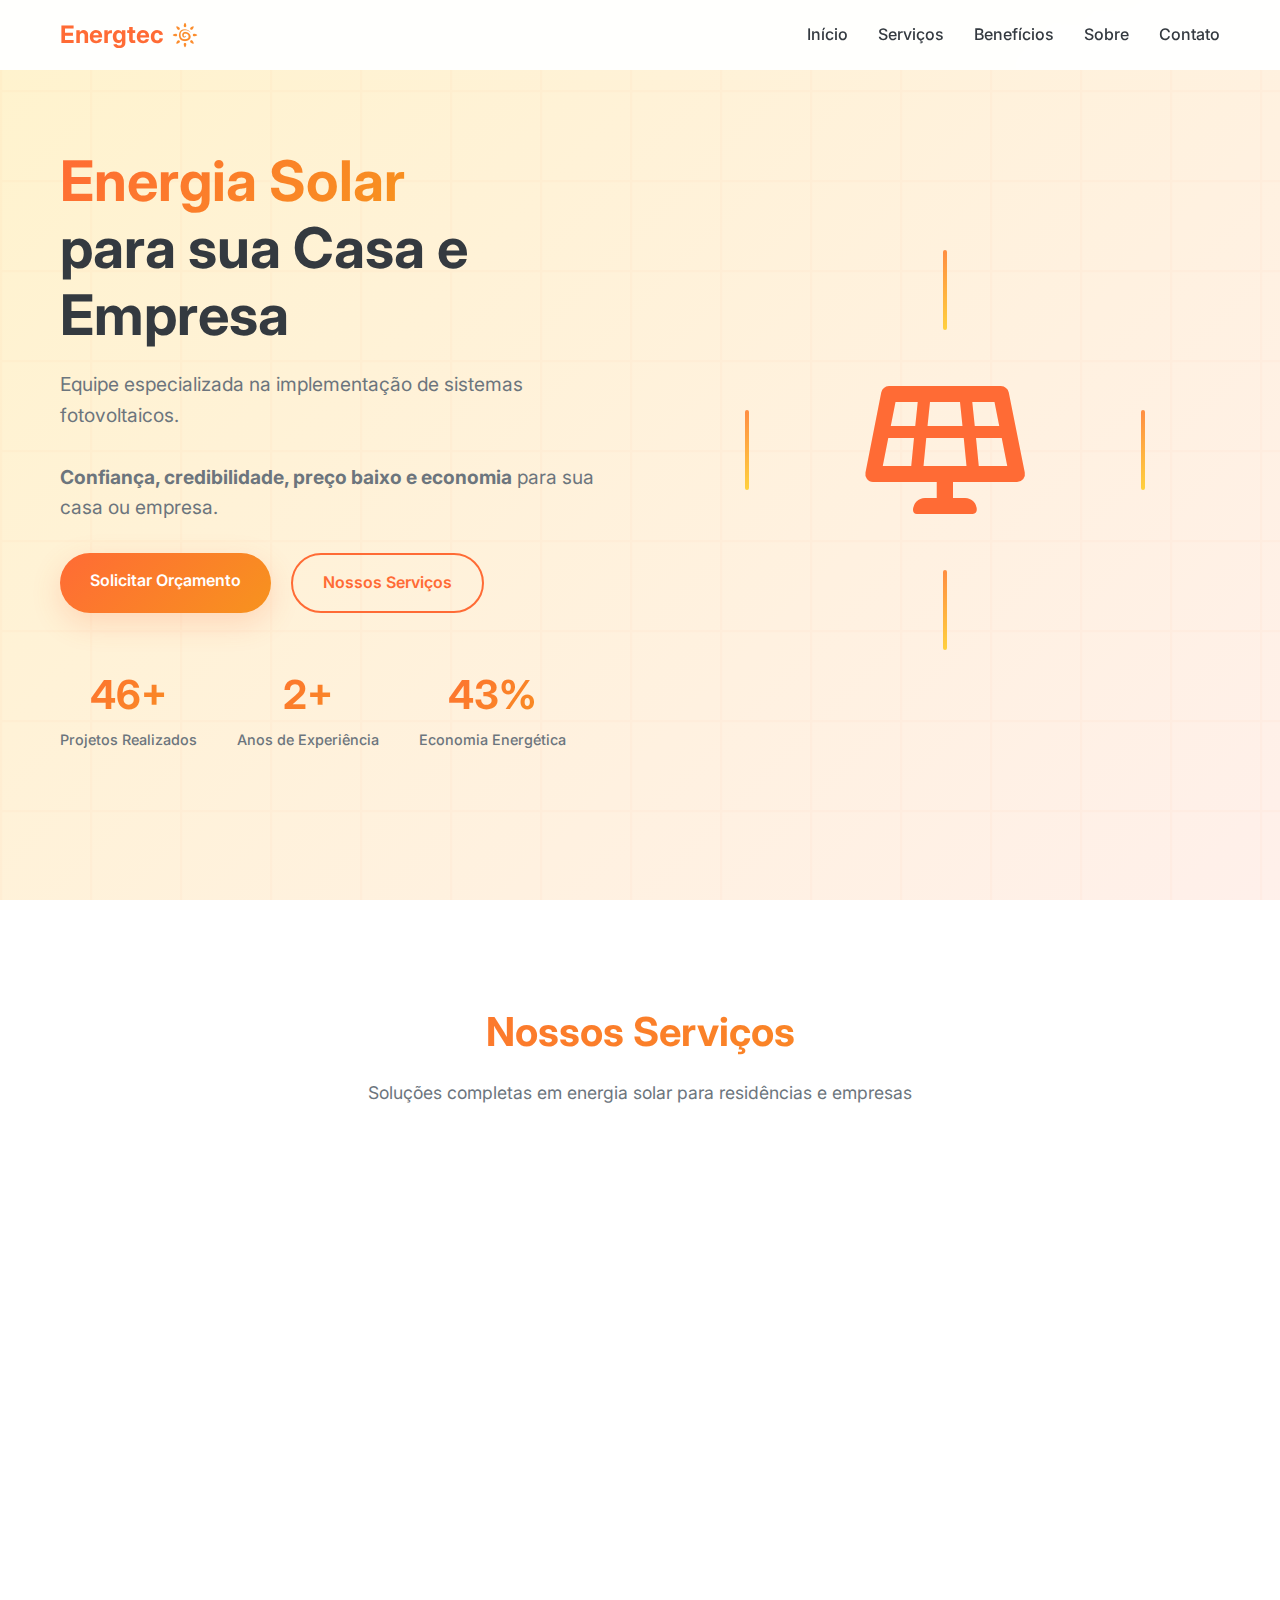
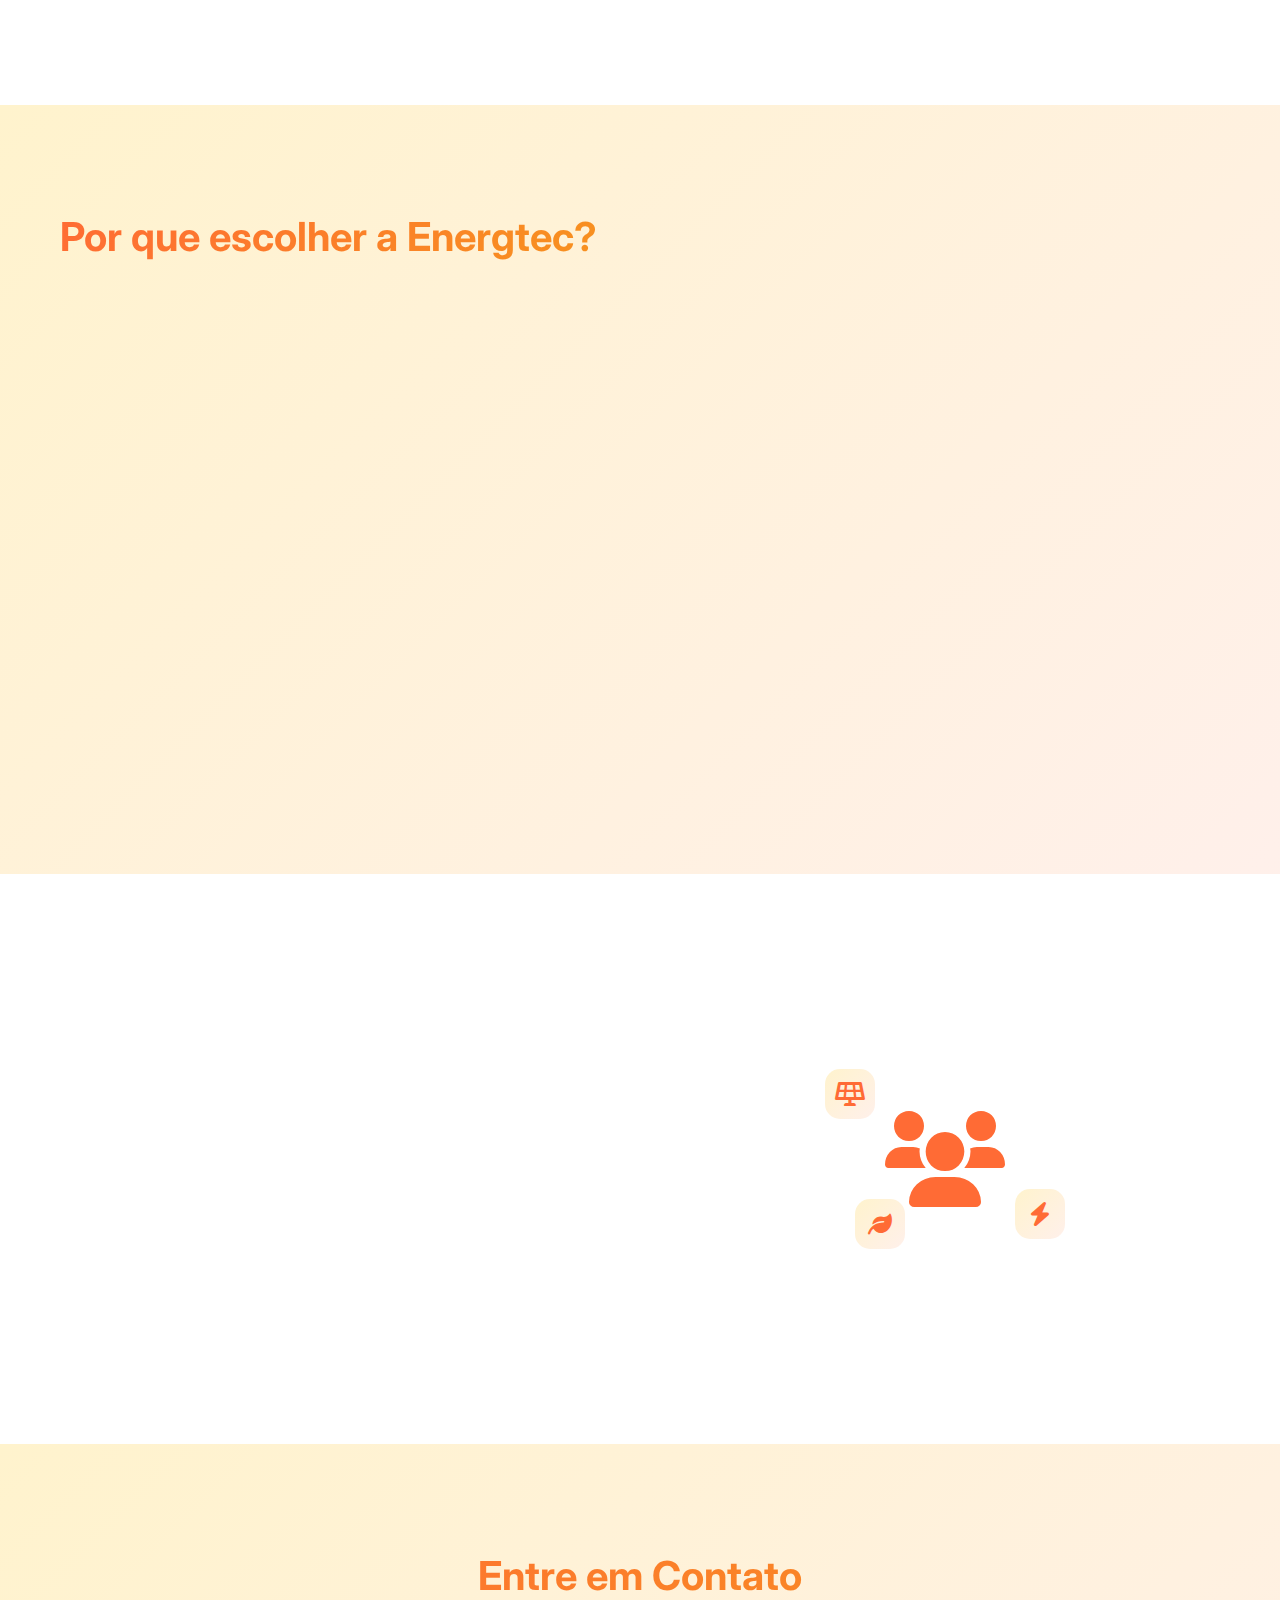
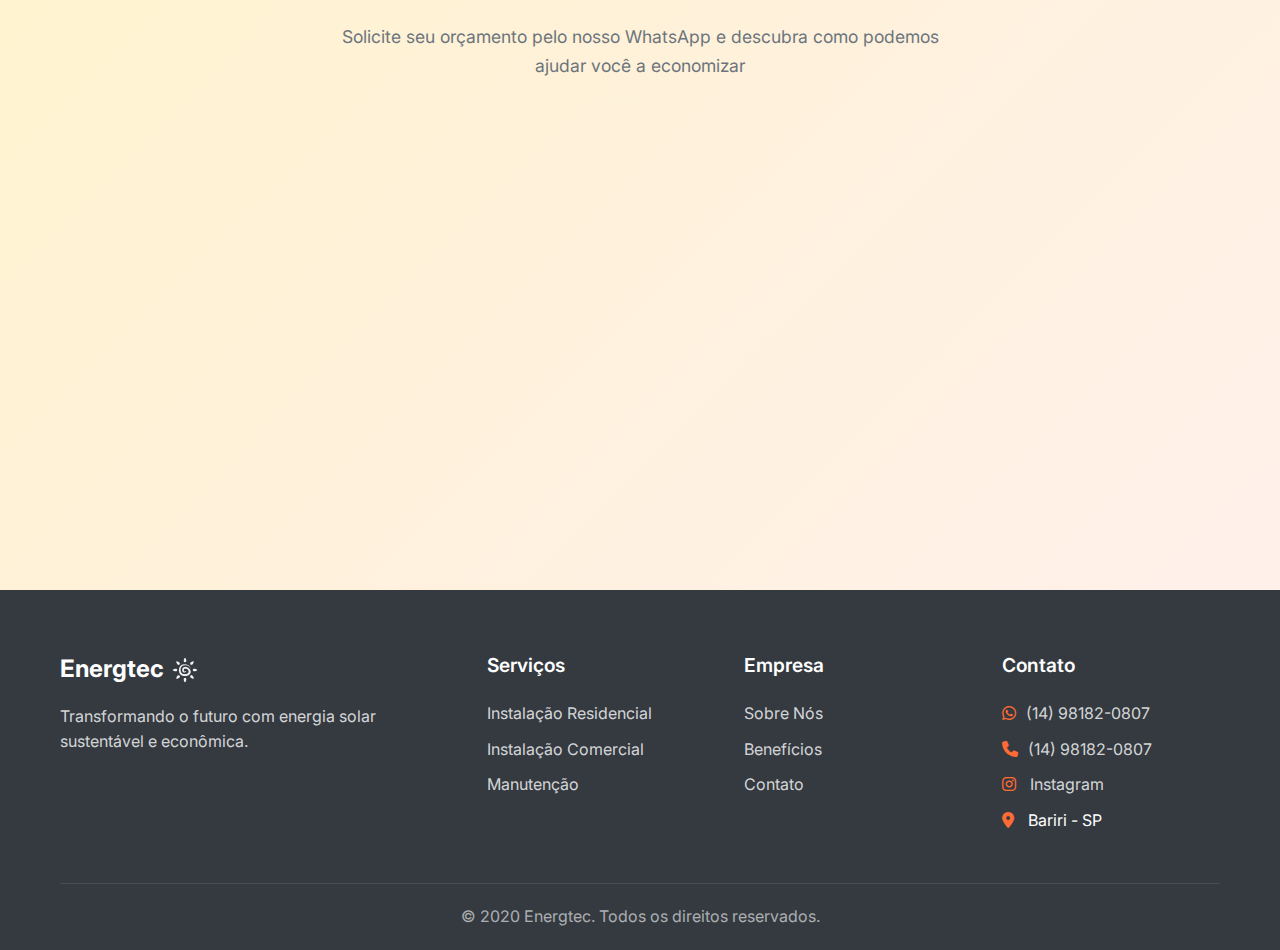
<file: index.html>
<!DOCTYPE html>
<html lang="pt-BR">
<head>
    <meta charset="UTF-8">
    <meta name="viewport" content="width=device-width, initial-scale=1.0">
    <meta name="robots" content="index, follow">
    <meta name="google-site-verification" content="kBDrjCjRon40MGALK6o5aqJkd6vexA9vcGWaVBz1RKU" />
    <meta name="description" content="Energtec: soluções em energia solar para residências e empresas. Economize na conta de luz com nossos painéis solares de alta eficiência.">

    <meta property="og:title" content="Energtec">
    <meta property="og:description" content="Com mais de 5 anos de experiência no mercado de energia solar, a Energtec é referência em instalação de sistemas fotovoltaicos.">
    <meta property="og:image" content="https://energtec.vercel.app/assets/icons/android-chrome-512x512.png">
    <meta property="og:url" content="https://energtec.vercel.app">
    <meta property="og:type" content="website">

    <title>Energtec - Energia Solar</title>

    <link rel="icon" type="image/x-icon" href="assets/favicon.ico">
    
    <link href="https://fonts.googleapis.com/css2?family=Inter:wght@300;400;500;600;700&display=swap" rel="stylesheet">
    <link rel="stylesheet" href="https://cdnjs.cloudflare.com/ajax/libs/font-awesome/6.0.0/css/all.min.css">

    <link rel="stylesheet" href="/src/css/core.css">
    <link rel="stylesheet" href="/src/css/header.css">
    <link rel="stylesheet" href="/src/css/hero.css">
    <link rel="stylesheet" href="/src/css/services.css">
    <link rel="stylesheet" href="/src/css/benefits.css">
    <link rel="stylesheet" href="/src/css/chart.css">
    <link rel="stylesheet" href="/src/css/about.css">
    <link rel="stylesheet" href="/src/css/team.css">
    <link rel="stylesheet" href="/src/css/contact.css">
    <link rel="stylesheet" href="/src/css/footer.css">
    <link rel="stylesheet" href="/src/css/responsive.css">

    <script type="application/ld+json">
        {
          "@context": "https://schema.org",
          "@type": "Organization",
          "name": "Energtec",
          "url": "https://energtec.vercel.app",
          "logo": "https://energtec.vercel.app/assets/icons/favicon-32x32"
        }
    </script>
</head> 
<body>
    <!-- Header -->
    <header class="header">
        <nav class="nav">
            <div class="nav-container">
                <div class="logo"> 
                    <!-- <i class="fas fa-solar-panel"></i> -->
                    <a href="#home" style="text-decoration: none; color: inherit">
                        <span style="display: flex; align-items: center; gap: 5px;">
                            Energtec
                            <img src="assets/icons/favicon-32x32.png" alt="Energtec Logo">
                        </span>
                    </a>
                </div>

                <ul class="nav-menu">
                    <li><a href="#home">Início</a></li>
                    <li><a href="#services">Serviços</a></li>
                    <li><a href="#benefits">Benefícios</a></li>
                    <li><a href="#about">Sobre</a></li>
                    <li><a href="#contact">Contato</a></li>
                </ul>

                <div class="hamburger">
                    <span></span>
                    <span></span>
                    <span></span>
                </div>
            </div>
        </nav>
    </header>

    <!-- Hero Section -->
    <section id="home" class="hero">
        <div class="hero-container">
            <div class="hero-content">
                <h1 class="hero-title">
                    <span class="gradient-text">Energia Solar</span><br>
                    para sua Casa e Empresa
                </h1>

                <p class="hero-subtitle">
                    Equipe especializada na implementação de sistemas fotovoltaicos.<br><br>
                    <strong>Confiança, credibilidade, preço baixo e economia</strong> para sua casa ou empresa.
                </p>

                <div class="hero-buttons">
                    <a href="#contact" class="btn btn-primary">Solicitar Orçamento</a>
                    <a href="#services" class="btn btn-secondary">Nossos Serviços</a>
                </div>

                <div class="hero-stats">
                    <div class="stat">
                        <span class="stat-number">100+</span>
                        <span class="stat-label">Projetos Realizados</span>
                    </div>
                    <div class="stat">
                        <span class="stat-number">5+</span>
                        <span class="stat-label">Anos de Experiência</span>
                    </div>
                    <div class="stat">
                        <span class="stat-number">95%</span>
                        <span class="stat-label">Economia Energética</span>
                    </div>
                </div>
            </div>

            <div class="hero-image">
                <div class="solar-panel-illustration">
                    <i class="fas fa-solar-panel panel-icon"></i>
                    <!-- <img class="fas fa-solar-panel panel-icon" src="assets/icons/android-chrome-192x192.png">  -->
                    <div class="sun-rays">
                        <div class="ray ray-1"></div>
                        <div class="ray ray-2"></div>
                        <div class="ray ray-3"></div>
                        <div class="ray ray-4"></div>
                    </div>
                </div>
            </div>
        </div>
    </section>

    <!-- Services Section -->
    <section id="services" class="services">
        <div class="container">
            <div class="section-header">
                <h2 class="section-title">Nossos Serviços</h2>
                <p class="section-subtitle">Soluções completas em energia solar para residências e empresas</p>
            </div>

            <div class="services-grid">
                <div class="service-card">
                    <div class="service-icon">
                        <i class="fas fa-home"></i>
                    </div>
                    <h3>Instalação Residencial</h3>
                    <p>Sistemas fotovoltaicos personalizados para sua casa, garantindo economia na conta de luz e valorização do imóvel.</p>
                    <ul class="service-features">
                        <li><i class="fas fa-check"></i> Projeto personalizado</li>
                        <li><i class="fas fa-check"></i> Instalação profissional</li>
                        <li><i class="fas fa-check"></i> Garantia estendida</li>
                    </ul>
                </div>

                <div class="service-card">
                    <div class="service-icon">
                        <i class="fas fa-building"></i>
                    </div>
                    <h3>Instalação Comercial</h3>
                    <p>Soluções empresariais que reduzem custos operacionais e demonstram compromisso com sustentabilidade.</p>
                    <ul class="service-features">
                        <li><i class="fas fa-check"></i> Análise de viabilidade</li>
                        <li><i class="fas fa-check"></i> ROI otimizado</li>
                        <li><i class="fas fa-check"></i> Suporte técnico</li>
                    </ul>
                </div>

                <div class="service-card">
                    <div class="service-icon">
                        <i class="fas fa-tools"></i>
                    </div>
                    <h3>Manutenção</h3>
                    <p>Serviços de manutenção preventiva e corretiva para garantir máxima eficiência do seu sistema solar.</p>
                    <ul class="service-features">
                        <li><i class="fas fa-check"></i> Limpeza especializada</li>
                        <li><i class="fas fa-check"></i> Monitoramento 24/7</li>
                        <li><i class="fas fa-check"></i> Reparos rápidos</li>
                    </ul>
                </div>
            </div>
        </div>
    </section>

    <!-- Benefits Section -->
    <section id="benefits" class="benefits">
        <div class="container">
            <div class="benefits-content">
                <div class="benefits-text">
                    <h2 class="section-title">Por que escolher a Energtec?</h2>
                    <div class="benefit-item">
                        <div class="benefit-icon">
                            <i class="fas fa-dollar-sign"></i>
                        </div>
                        <div class="benefit-content">
                            <h3>Economia Garantida</h3>
                            <p>Reduza sua conta de luz em até 95% e tenha retorno do investimento em poucos anos.</p>
                        </div>
                    </div>

                    <div class="benefit-item">
                        <div class="benefit-icon">
                            <i class="fas fa-leaf"></i>
                        </div>
                        <div class="benefit-content">
                            <h3>Sustentabilidade</h3>
                            <p>Contribua para um futuro mais limpo utilizando energia 100% renovável e sustentável.</p>
                        </div>
                    </div>

                    <div class="benefit-item">
                        <div class="benefit-icon">
                            <i class="fas fa-shield-alt"></i>
                        </div>
                        <div class="benefit-content">
                            <h3>Garantia Estendida</h3>
                            <p>Nossos equipamentos possuem garantia de até 25 anos, garantindo tranquilidade total.</p>
                        </div>
                    </div>

                    <div class="benefit-item">
                        <div class="benefit-icon">
                            <i class="fas fa-chart-line"></i>
                        </div>
                        <div class="benefit-content">
                            <h3>Valorização do Imóvel</h3>
                            <p>Imóveis com energia solar têm valor de mercado até 15% maior que propriedades convencionais.</p>
                        </div>
                    </div>
                </div>

                <div class="benefits-visual">
                    <div class="energy-savings-chart">
                        <div class="chart-title">Economia Mensal</div>
                        <div class="chart-bars">
                            <div class="bar-container">
                                <div class="bar-label">Antes</div>
                                <div class="bar bar-before"></div>
                                <div class="bar-value">R$ 500</div>
                            </div>

                            <div class="bar-container">
                                <div class="bar-label">Depois</div>
                                <div class="bar bar-after"></div>
                                <div class="bar-value">R$ 25</div>
                            </div>
                        </div>

                        <div class="savings-percentage">95% de economia</div>
                    </div>
                </div>
            </div>
        </div>
    </section>

    <!-- About Section -->
    <section id="about" class="about">
        <div class="container">
            <div class="about-content">
                <div class="about-text">
                    <h2 class="section-title">Sobre a Energtec</h2>
                    <p class="about-description">
                        Com mais de 5 anos de experiência no mercado de energia solar, a Energtec é referência
                        em instalação de sistemas fotovoltaicos. Nossa equipe técnica especializada já realizou mais
                        de 100 projetos, sempre priorizando a qualidade, confiabilidade e satisfação dos nossos clientes.
                    </p>

                    <div class="about-features">
                        <div class="feature">
                            <i class="fas fa-award"></i>
                            <span>Certificação ANEEL</span>
                        </div>

                        <div class="feature">
                            <i class="fas fa-users"></i>
                            <span>Equipe Especializada</span>
                        </div>

                        <div class="feature">
                            <i class="fas fa-handshake"></i>
                            <span>Atendimento Personalizado</span>
                        </div>
                    </div>
                </div>

                <div class="about-image">
                    <div class="team-illustration">
                        <i class="fas fa-users team-icon"></i>
                        <div class="floating-elements">
                            <div class="element element-1"><i class="fas fa-solar-panel"></i></div>
                            <div class="element element-2"><i class="fas fa-bolt"></i></div>
                            <div class="element element-3"><i class="fas fa-leaf"></i></div>
                        </div>
                    </div>
                </div>
            </div>
        </div>
    </section>
 
    <!-- Contact Section -->
    <section id="contact" class="contact">
        <div class="container">
            <div class="section-header">
                <h2 class="section-title">Entre em Contato</h2>
                <p class="section-subtitle">Solicite seu orçamento pelo nosso WhatsApp e descubra como podemos ajudar você a economizar</p>
            </div>

            <div class="contact-content">
                <div class="contact-grid">
                    <div class="contact-item whatsapp-item">
                        <div class="contact-icon whatsapp-icon">
                            <i class="fab fa-whatsapp"></i>
                        </div>
                        <div class="contact-details">
                            <h3>WhatsApp</h3>
                            <p>(14) 98182-0807</p>
                            <a href="https://wa.me/5514981820807" target="_blank" class="btn btn-whatsapp">
                                <i class="fab fa-whatsapp"></i>
                                WhatsApp
                            </a>
                        </div>
                    </div>

                    <div class="contact-item">
                        <div class="contact-icon instagram-icon">
                            <i class="fab fa-instagram"></i>
                        </div>
                        <div class="contact-details">
                            <h3>Instagram</h3>
                            <p>@energtecsolarbariri</p>
                            <a href="https://www.instagram.com/energtecsolarbariri/" target="_blank" class="btn btn-instagram">
                                <i class="fab fa-instagram"></i>
                                Instagram
                            </a>
                        </div>
                    </div>

                    <div class="contact-item">
                        <div class="contact-icon">
                            <i class="fas fa-phone"></i>
                        </div>
                        <div class="contact-details">
                            <h3>Telefone</h3>
                            <p>(14) 98182-0807</p>
                            <a href="tel:+5514981820807" class="btn btn-secondary">
                                <i class="fas fa-phone"></i>
                                Ligar Agora
                            </a>
                        </div>
                    </div>

                    <div class="contact-item">
                        <div class="contact-icon">
                            <i class="fas fa-clock"></i>
                        </div>
                        <div class="contact-details">
                            <h3>Resposta Rápida</h3>
                            <p>Atendimento prioritário</p>
                            <span class="service-hours">Resposta em até 2h</span>
                        </div>
                    </div>
                </div>
            </div>
        </div>
    </section>

    <!-- Footer -->
    <footer class="footer">
        <div class="container">
            <div class="footer-content">
                <div class="footer-brand">
                    <div class="logo">
                        <a href="#home" style="text-decoration: none; color: inherit">
                            <span style="display: flex; align-items: center; gap: 5px;">
                                Energtec
                                <img src="assets/icons/favicon-32x32-white.png">
                            </span>
                        </a>
                    </div>
                    <p>Transformando o futuro com energia solar sustentável e econômica.</p>
                </div>

                <div class="footer-links">
                    <div class="footer-section">
                        <h3>Serviços</h3>
                        <ul>
                            <li><a href="#services">Instalação Residencial</a></li>
                            <li><a href="#services">Instalação Comercial</a></li>
                            <li><a href="#services">Manutenção</a></li>
                        </ul>
                    </div>

                    <div class="footer-section">
                        <h3>Empresa</h3>
                        <ul>
                            <li><a href="#about">Sobre Nós</a></li>
                            <li><a href="#benefits">Benefícios</a></li>
                            <li><a href="#contact">Contato</a></li>
                        </ul>
                    </div>

                    <div class="footer-section">
                        <h3>Contato</h3>
                        <ul>
                            <li>
                                <a href="https://wa.me/5514981820807" target="_blank" rel="noopener">
                                    <i class="fab fa-whatsapp"></i>(14) 98182-0807
                                </a>
                            </li>

                            <li>
                                <a href="tel:+5514981820807" target="_blank" rel="noopener">
                                    <i class="fas fa-phone"></i>(14) 98182-0807
                                </a>
                            </li>

                            <li>
                                <a href="https://www.instagram.com/energtecsolarbariri/" target="_blank" rel="noopener" style="text-decoration: none;">
                                    <i class="fab fa-instagram"></i> Instagram
                                </a>
                            </li>
                            
                            <li>
                                <i class="fas fa-map-marker-alt"></i> Bariri - SP
                            </li>
                        </ul>
                    </div>
                </div>
            </div>

            <div class="footer-bottom">
                <p>&copy; 2020 Energtec. Todos os direitos reservados.</p>
            </div>
        </div>
    </footer>

    <script type="module" src="/src/js/main.js"></script>
</body>
</html>
</file>
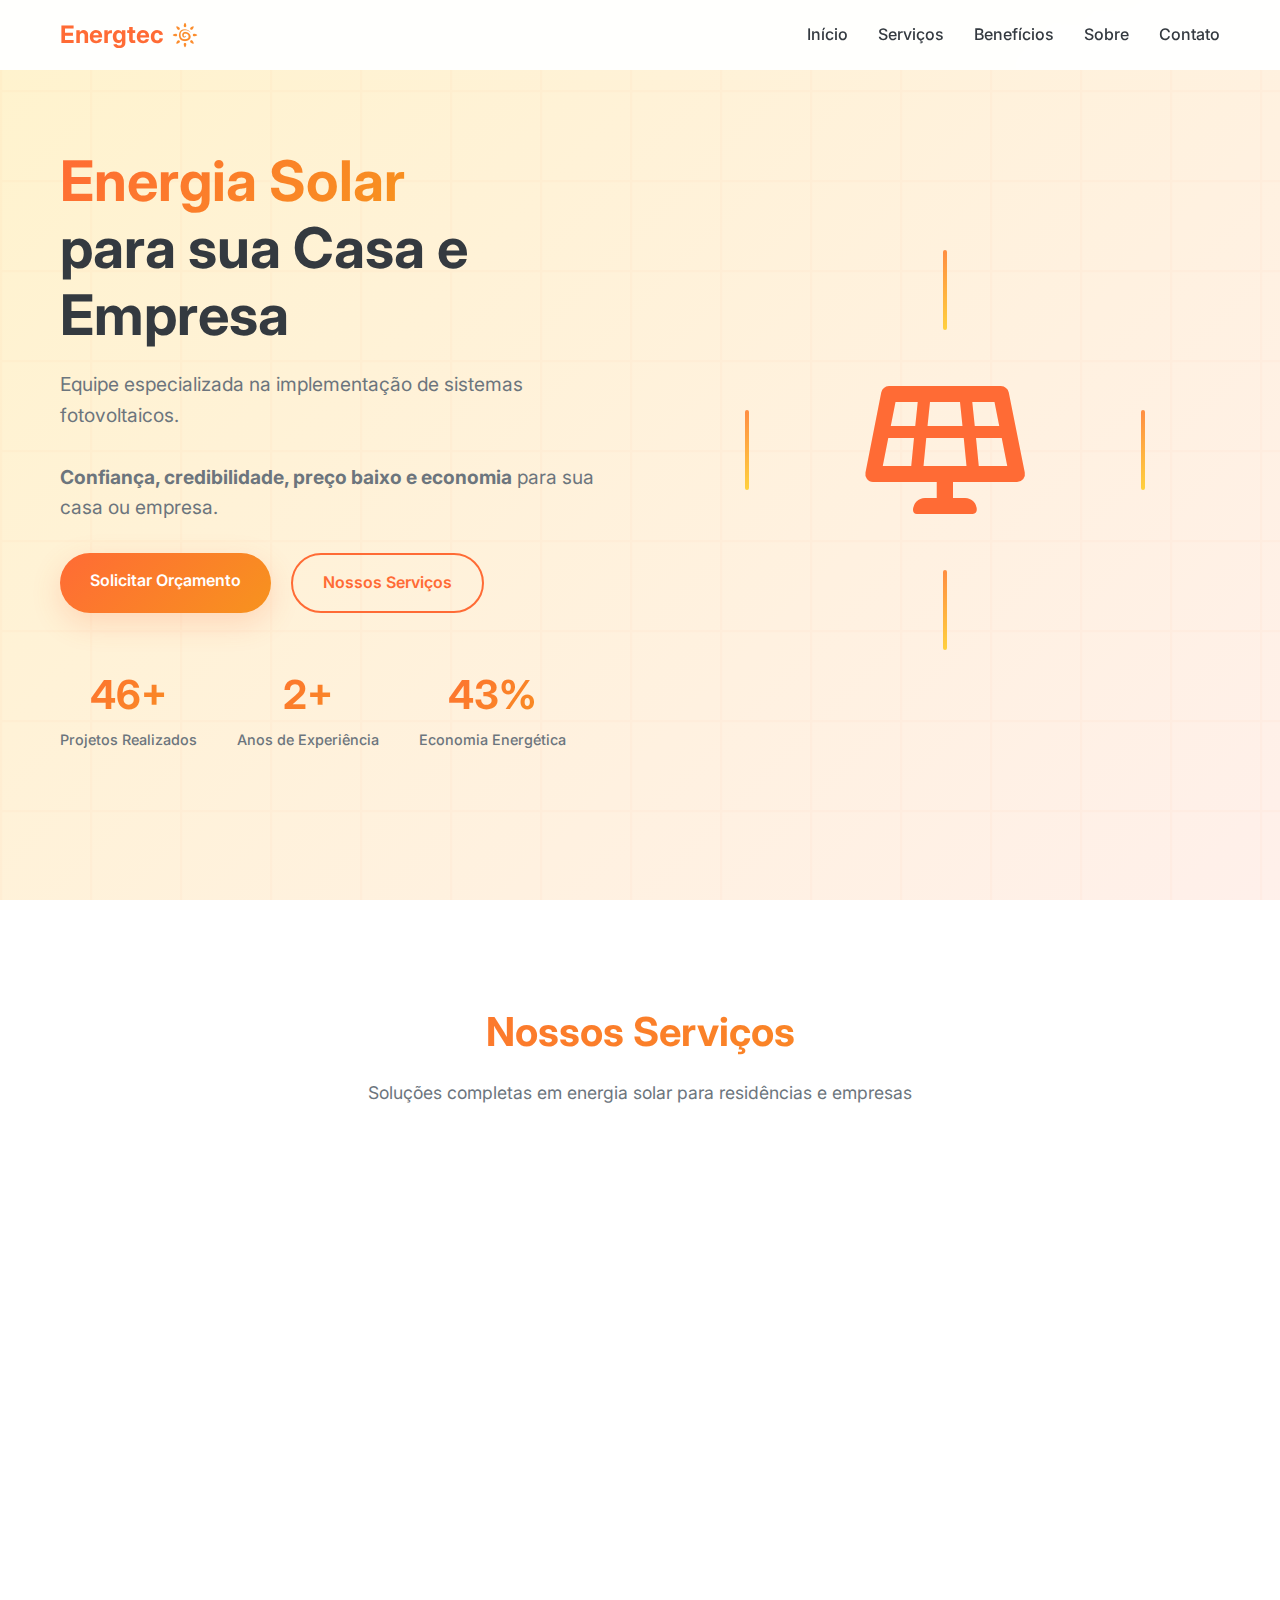
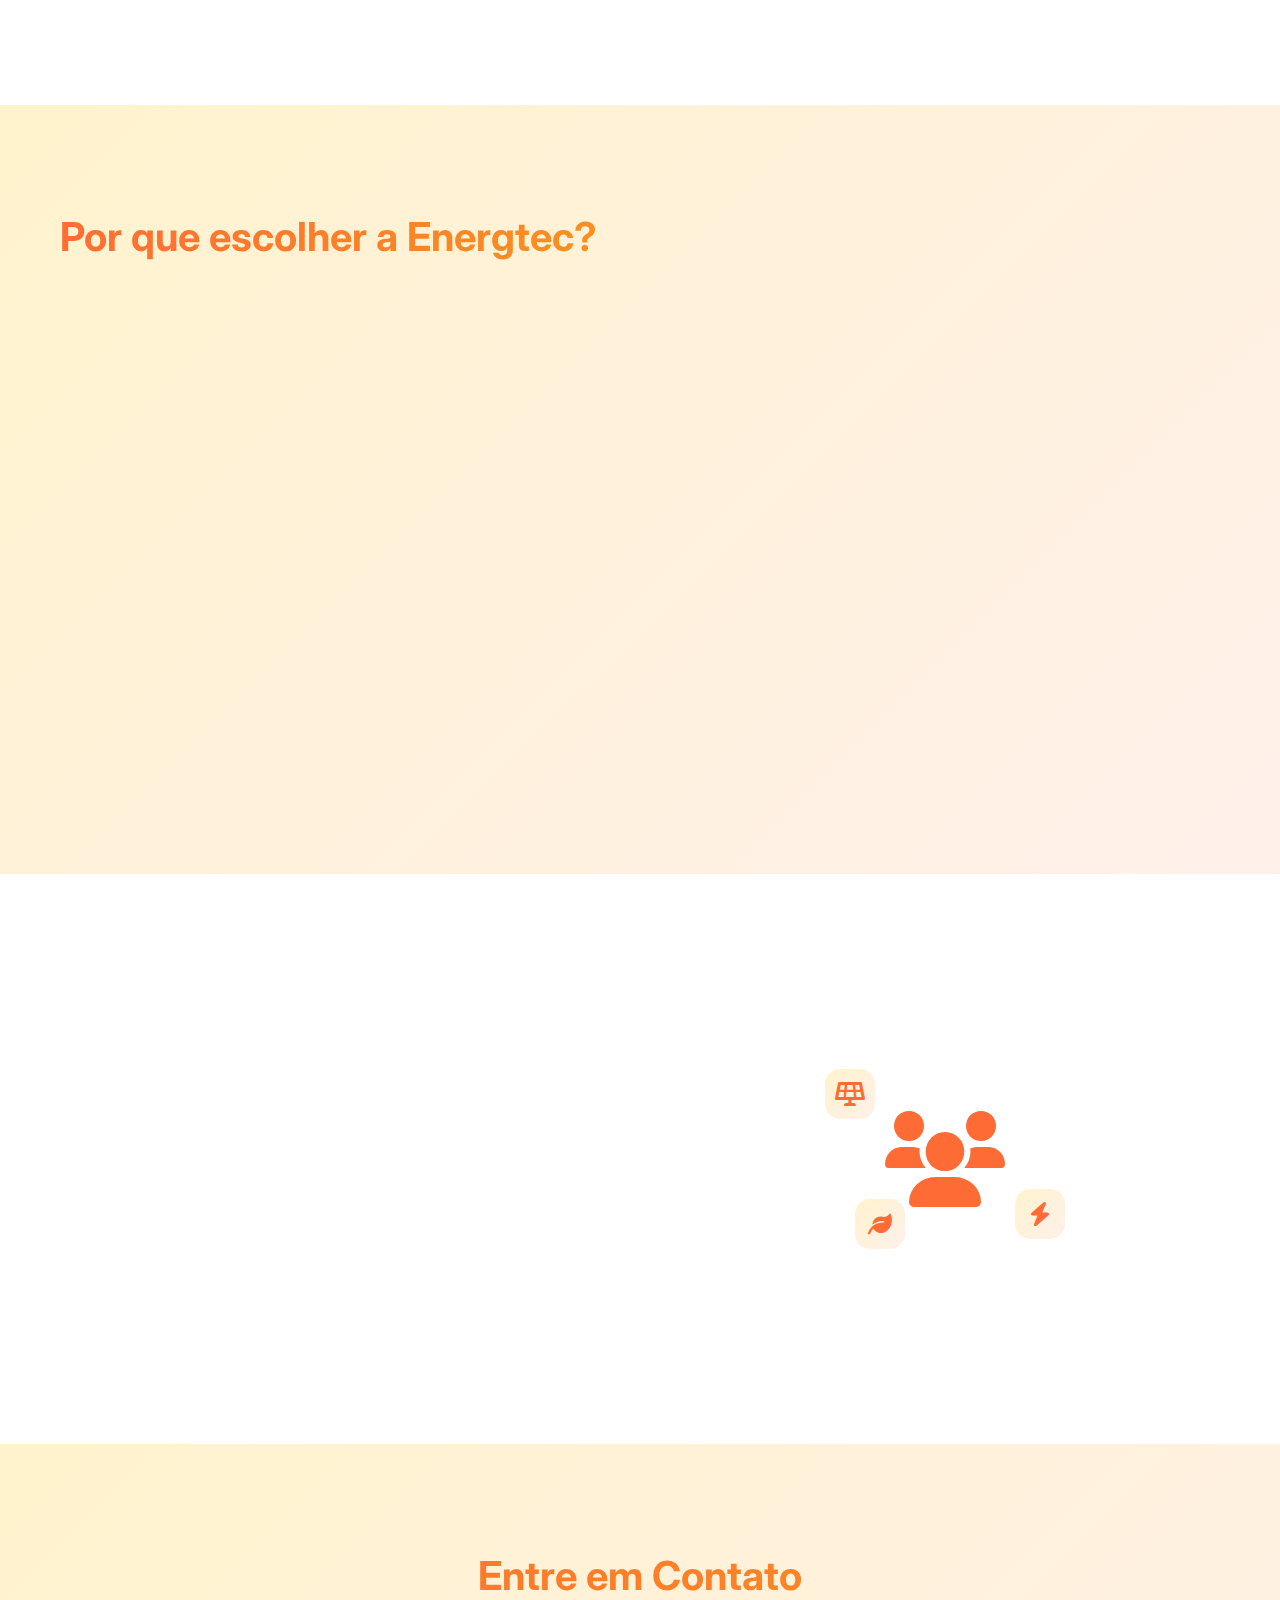
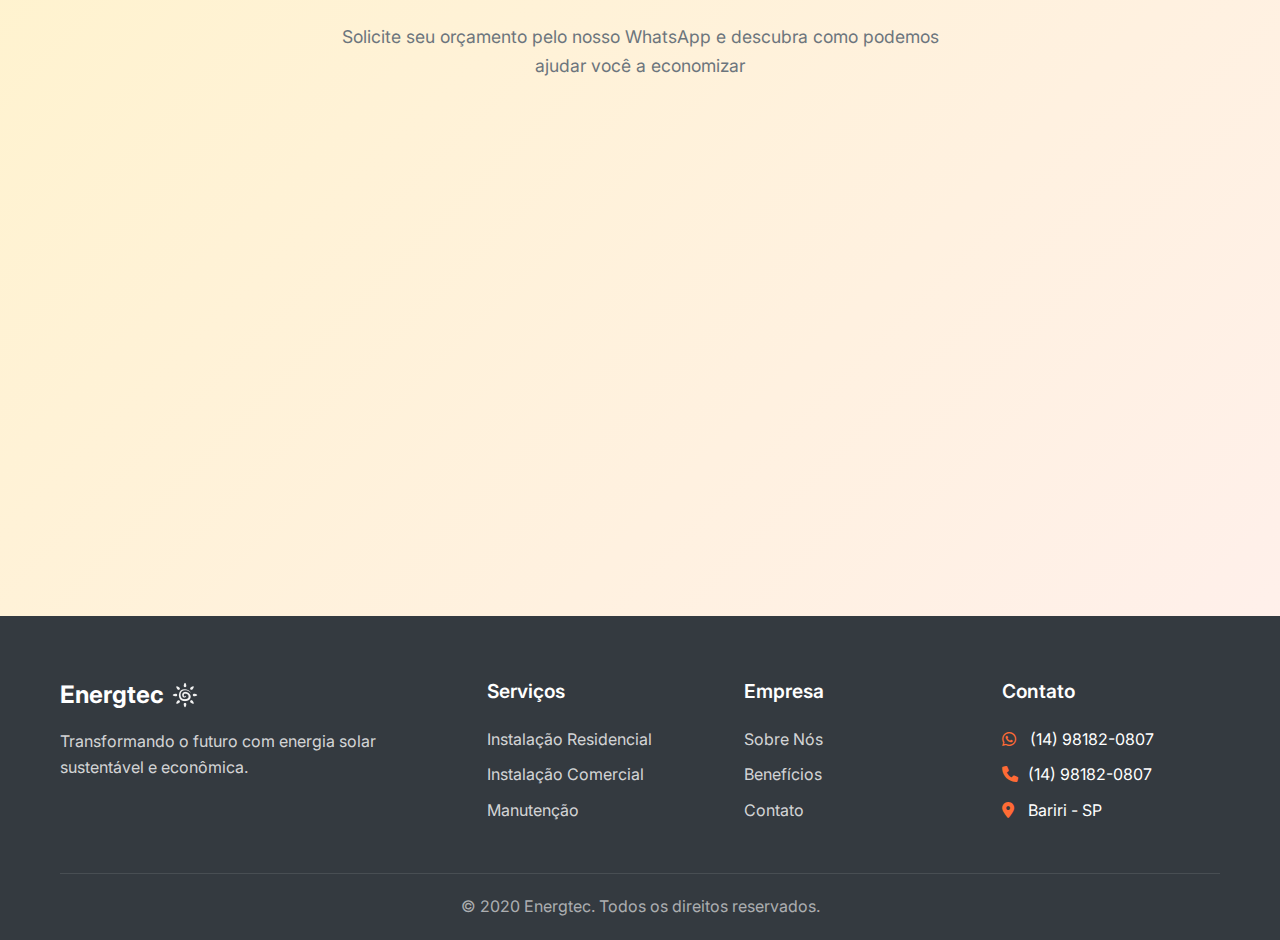
<file: src/index.html>
<!DOCTYPE html>
<html lang="pt-BR">
<head>
    <meta charset="UTF-8">
    <meta name="viewport" content="width=device-width, initial-scale=1.0">
    
    <title>Energtec - Energia Solar</title>

    <link rel="icon" type="image/x-icon" href="/favicon.ico">
    
    <link href="https://fonts.googleapis.com/css2?family=Inter:wght@300;400;500;600;700&display=swap" rel="stylesheet">
    <link rel="stylesheet" href="https://cdnjs.cloudflare.com/ajax/libs/font-awesome/6.0.0/css/all.min.css">

    <link rel="stylesheet" href="css/core.css">
    <link rel="stylesheet" href="css/header.css">
    <link rel="stylesheet" href="css/hero.css">
    <link rel="stylesheet" href="css/services.css">
    <link rel="stylesheet" href="css/benefits.css">
    <link rel="stylesheet" href="css/chart.css">
    <link rel="stylesheet" href="css/about.css">
    <link rel="stylesheet" href="css/team.css">
    <link rel="stylesheet" href="css/contact.css">
    <link rel="stylesheet" href="css/footer.css">
    <link rel="stylesheet" href="css/responsive.css">
</head>
<body>
    <!-- Header -->
    <header class="header">
        <nav class="nav">
            <div class="nav-container">
                <div class="logo"> 
                    <!-- <i class="fas fa-solar-panel"></i> -->
                    <a href="#home" style="text-decoration: none; color: inherit">
                        <span style="display: flex; align-items: center; gap: 5px;">
                            Energtec
                            <img src="/assets/icons/favicon-32x32.png" alt="Energtec Logo">
                        </span>
                    </a>
                </div>

                <ul class="nav-menu">
                    <li><a href="#home">Início</a></li>
                    <li><a href="#services">Serviços</a></li>
                    <li><a href="#benefits">Benefícios</a></li>
                    <li><a href="#about">Sobre</a></li>
                    <li><a href="#contact">Contato</a></li>
                </ul>

                <div class="hamburger">
                    <span></span>
                    <span></span>
                    <span></span>
                </div>
            </div>
        </nav>
    </header>

    <!-- Hero Section -->
    <section id="home" class="hero">
        <div class="hero-container">
            <div class="hero-content">
                <h1 class="hero-title">
                    <span class="gradient-text">Energia Solar</span><br>
                    para sua Casa e Empresa
                </h1>

                <p class="hero-subtitle">
                    Equipe especializada na implementação de sistemas fotovoltaicos.<br><br>
                    <strong>Confiança, credibilidade, preço baixo e economia</strong> para sua casa ou empresa.
                </p>

                <div class="hero-buttons">
                    <a href="#contact" class="btn btn-primary">Solicitar Orçamento</a>
                    <a href="#services" class="btn btn-secondary">Nossos Serviços</a>
                </div>

                <div class="hero-stats">
                    <div class="stat">
                        <span class="stat-number">100+</span>
                        <span class="stat-label">Projetos Realizados</span>
                    </div>
                    <div class="stat">
                        <span class="stat-number">5+</span>
                        <span class="stat-label">Anos de Experiência</span>
                    </div>
                    <div class="stat">
                        <span class="stat-number">95%</span>
                        <span class="stat-label">Economia Energética</span>
                    </div>
                </div>
            </div>

            <div class="hero-image">
                <div class="solar-panel-illustration">
                    <i class="fas fa-solar-panel panel-icon"></i>
                    <!-- <img class="fas fa-solar-panel panel-icon" src="assets/icons/android-chrome-192x192.png">  -->
                    <div class="sun-rays">
                        <div class="ray ray-1"></div>
                        <div class="ray ray-2"></div>
                        <div class="ray ray-3"></div>
                        <div class="ray ray-4"></div>
                    </div>
                </div>
            </div>
        </div>
    </section>

    <!-- Services Section -->
    <section id="services" class="services">
        <div class="container">
            <div class="section-header">
                <h2 class="section-title">Nossos Serviços</h2>
                <p class="section-subtitle">Soluções completas em energia solar para residências e empresas</p>
            </div>

            <div class="services-grid">
                <div class="service-card">
                    <div class="service-icon">
                        <i class="fas fa-home"></i>
                    </div>
                    <h3>Instalação Residencial</h3>
                    <p>Sistemas fotovoltaicos personalizados para sua casa, garantindo economia na conta de luz e valorização do imóvel.</p>
                    <ul class="service-features">
                        <li><i class="fas fa-check"></i> Projeto personalizado</li>
                        <li><i class="fas fa-check"></i> Instalação profissional</li>
                        <li><i class="fas fa-check"></i> Garantia estendida</li>
                    </ul>
                </div>

                <div class="service-card">
                    <div class="service-icon">
                        <i class="fas fa-building"></i>
                    </div>
                    <h3>Instalação Comercial</h3>
                    <p>Soluções empresariais que reduzem custos operacionais e demonstram compromisso com sustentabilidade.</p>
                    <ul class="service-features">
                        <li><i class="fas fa-check"></i> Análise de viabilidade</li>
                        <li><i class="fas fa-check"></i> ROI otimizado</li>
                        <li><i class="fas fa-check"></i> Suporte técnico</li>
                    </ul>
                </div>

                <div class="service-card">
                    <div class="service-icon">
                        <i class="fas fa-tools"></i>
                    </div>
                    <h3>Manutenção</h3>
                    <p>Serviços de manutenção preventiva e corretiva para garantir máxima eficiência do seu sistema solar.</p>
                    <ul class="service-features">
                        <li><i class="fas fa-check"></i> Limpeza especializada</li>
                        <li><i class="fas fa-check"></i> Monitoramento 24/7</li>
                        <li><i class="fas fa-check"></i> Reparos rápidos</li>
                    </ul>
                </div>
            </div>
        </div>
    </section>

    <!-- Benefits Section -->
    <section id="benefits" class="benefits">
        <div class="container">
            <div class="benefits-content">
                <div class="benefits-text">
                    <h2 class="section-title">Por que escolher a Energtec?</h2>
                    <div class="benefit-item">
                        <div class="benefit-icon">
                            <i class="fas fa-dollar-sign"></i>
                        </div>
                        <div class="benefit-content">
                            <h3>Economia Garantida</h3>
                            <p>Reduza sua conta de luz em até 95% e tenha retorno do investimento em poucos anos.</p>
                        </div>
                    </div>

                    <div class="benefit-item">
                        <div class="benefit-icon">
                            <i class="fas fa-leaf"></i>
                        </div>
                        <div class="benefit-content">
                            <h3>Sustentabilidade</h3>
                            <p>Contribua para um futuro mais limpo utilizando energia 100% renovável e sustentável.</p>
                        </div>
                    </div>

                    <div class="benefit-item">
                        <div class="benefit-icon">
                            <i class="fas fa-shield-alt"></i>
                        </div>
                        <div class="benefit-content">
                            <h3>Garantia Estendida</h3>
                            <p>Nossos equipamentos possuem garantia de até 25 anos, garantindo tranquilidade total.</p>
                        </div>
                    </div>

                    <div class="benefit-item">
                        <div class="benefit-icon">
                            <i class="fas fa-chart-line"></i>
                        </div>
                        <div class="benefit-content">
                            <h3>Valorização do Imóvel</h3>
                            <p>Imóveis com energia solar têm valor de mercado até 15% maior que propriedades convencionais.</p>
                        </div>
                    </div>
                </div>

                <div class="benefits-visual">
                    <div class="energy-savings-chart">
                        <div class="chart-title">Economia Mensal</div>
                        <div class="chart-bars">
                            <div class="bar-container">
                                <div class="bar-label">Antes</div>
                                <div class="bar bar-before"></div>
                                <div class="bar-value">R$ 500</div>
                            </div>

                            <div class="bar-container">
                                <div class="bar-label">Depois</div>
                                <div class="bar bar-after"></div>
                                <div class="bar-value">R$ 25</div>
                            </div>
                        </div>

                        <div class="savings-percentage">95% de economia</div>
                    </div>
                </div>
            </div>
        </div>
    </section>

    <!-- About Section -->
    <section id="about" class="about">
        <div class="container">
            <div class="about-content">
                <div class="about-text">
                    <h2 class="section-title">Sobre a Energtec</h2>
                    <p class="about-description">
                        Com mais de 5 anos de experiência no mercado de energia solar, a Energtec é referência
                        em instalação de sistemas fotovoltaicos. Nossa equipe técnica especializada já realizou mais
                        de 100 projetos, sempre priorizando a qualidade, confiabilidade e satisfação dos nossos clientes.
                    </p>

                    <div class="about-features">
                        <div class="feature">
                            <i class="fas fa-award"></i>
                            <span>Certificação ANEEL</span>
                        </div>

                        <div class="feature">
                            <i class="fas fa-users"></i>
                            <span>Equipe Especializada</span>
                        </div>

                        <div class="feature">
                            <i class="fas fa-handshake"></i>
                            <span>Atendimento Personalizado</span>
                        </div>
                    </div>
                </div>

                <div class="about-image">
                    <div class="team-illustration">
                        <i class="fas fa-users team-icon"></i>
                        <div class="floating-elements">
                            <div class="element element-1"><i class="fas fa-solar-panel"></i></div>
                            <div class="element element-2"><i class="fas fa-bolt"></i></div>
                            <div class="element element-3"><i class="fas fa-leaf"></i></div>
                        </div>
                    </div>
                </div>
            </div>
        </div>
    </section>
 
    <!-- Contact Section -->
    <section id="contact" class="contact">
        <div class="container">
            <div class="section-header">
                <h2 class="section-title">Entre em Contato</h2>
                <p class="section-subtitle">Solicite seu orçamento pelo nosso WhatsApp e descubra como podemos ajudar você a economizar</p>
            </div>

            <div class="contact-content">
                <div class="contact-grid">
                    <div class="contact-item whatsapp-item">
                        <div class="contact-icon whatsapp-icon">
                            <i class="fab fa-whatsapp"></i>
                        </div>
                        <div class="contact-details">
                            <h3>WhatsApp</h3>
                            <p>(14) 98182-0807</p>
                            <a href="https://wa.me/5514981820807" target="_blank" class="btn btn-whatsapp">
                                <i class="fab fa-whatsapp"></i>
                                Falar no WhatsApp
                            </a>
                        </div>
                    </div>

                    <div class="contact-item">
                        <div class="contact-icon">
                            <i class="fas fa-phone"></i>
                        </div>
                        <div class="contact-details">
                            <h3>Telefone</h3>
                            <p>(14) 98182-0807</p>
                            <a href="tel:+5514981820807" class="btn btn-secondary">
                                <i class="fas fa-phone"></i>
                                Ligar Agora
                            </a>
                        </div>
                    </div>

                    <div class="contact-item">
                        <div class="contact-icon">
                            <i class="fas fa-map-marker-alt"></i>
                        </div>
                        <div class="contact-details">
                            <h3>Atendimento</h3>
                            <p>Bariri - SP</p>
                            <span class="service-hours">Segunda a Sexta: 8h às 18h</span>
                        </div>
                    </div>

                    <div class="contact-item">
                        <div class="contact-icon">
                            <i class="fas fa-clock"></i>
                        </div>
                        <div class="contact-details">
                            <h3>Resposta Rápida</h3>
                            <p>Atendimento prioritário</p>
                            <span class="service-hours">Resposta em até 2h</span>
                        </div>
                    </div>
                </div>
            </div>
        </div>
    </section>

    <!-- Footer -->
    <footer class="footer">
        <div class="container">
            <div class="footer-content">
                <div class="footer-brand">
                    <div class="logo">
                        <span style="display: flex; align-items: center; gap: 5px;">
                            Energtec
                            <img src="/assets/icons/favicon-32x32-white.png">
                        </span>
                    </div>
                    <p>Transformando o futuro com energia solar sustentável e econômica.</p>
                </div>

                <div class="footer-links">
                    <div class="footer-section">
                        <h3>Serviços</h3>
                        <ul>
                            <li><a href="#services">Instalação Residencial</a></li>
                            <li><a href="#services">Instalação Comercial</a></li>
                            <li><a href="#services">Manutenção</a></li>
                        </ul>
                    </div>

                    <div class="footer-section">
                        <h3>Empresa</h3>
                        <ul>
                            <li><a href="#about">Sobre Nós</a></li>
                            <li><a href="#benefits">Benefícios</a></li>
                            <li><a href="#contact">Contato</a></li>
                        </ul>
                    </div>

                    <div class="footer-section">
                        <h3>Contato</h3>
                        <ul>
                            <li><i class="fab fa-whatsapp"></i> (14) 98182-0807</li>
                            <li><i class="fas fa-phone"></i>(14) 98182-0807</li>
                            <li><i class="fas fa-map-marker-alt"></i> Bariri - SP</li>
                        </ul>
                    </div>
                </div>
            </div>

            <div class="footer-bottom">
                <p>&copy; 2020 Energtec. Todos os direitos reservados.</p>
            </div>
        </div>
    </footer>

    <script type="module" src="js/main.js"></script>
</body>
</html>
</file>
<file: src/css/core.css>
* {
    margin: 0;
    padding: 0;
    box-sizing: border-box;
}

:root {
    --primary-orange: #ff6b35;
    --primary-yellow: #f7931e;
    --secondary-orange: #ff8c42;
    --secondary-yellow: #ffd23f;
    --dark-orange: #e55a2b;
    --light-yellow: #fff3cd;
    --white: #ffffff;
    --light-gray: #f8f9fa;
    --gray: #6c757d;
    --dark-gray: #343a40;
    --black: #212529;
    --gradient-primary: linear-gradient(135deg, var(--primary-orange) 0%, var(--primary-yellow) 100%);
    --gradient-secondary: linear-gradient(135deg, var(--secondary-orange) 0%, var(--secondary-yellow) 100%);
    --gradient-light: linear-gradient(135deg, var(--light-yellow) 0%, rgba(255, 107, 53, 0.1) 100%);
    --shadow: 0 10px 30px rgba(255, 107, 53, 0.2);
    --shadow-light: 0 5px 15px rgba(255, 107, 53, 0.1);
}

body {
    font-family: 'Inter', sans-serif;
    line-height: 1.6;
    color: var(--dark-gray);
    overflow-x: hidden;
}

.container {
    max-width: 1200px;
    margin: 0 auto;
    padding: 0 20px;
}

.section-title {
    font-size: 2.5rem;
    font-weight: 700;
    margin-bottom: 15px;
    background: var(--gradient-primary);
    -webkit-background-clip: text;
    -webkit-text-fill-color: transparent;
    background-clip: text;
}

.section-subtitle {
    font-size: 1.1rem;
    color: var(--gray);
    max-width: 600px;
    margin: 0 auto;
}
</file>
<file: src/css/header.css>
.header {
    position: fixed;
    top: 0;
    left: 0;
    right: 0;
    background: rgba(255, 255, 255, 0.95);
    backdrop-filter: blur(10px);
    z-index: 1000;
    transition: all 0.3s ease;
}

.nav-container {
    max-width: 1200px;
    margin: 0 auto;
    padding: 0 20px;
    display: flex;
    justify-content: space-between;
    align-items: center;
    height: 70px;
}

.logo {
    display: flex;
    align-items: center;
    gap: 10px;
    font-size: 1.5rem;
    font-weight: 700;
    color: var(--primary-orange);
}

.logo i {
    font-size: 2rem;
}

.nav-menu {
    display: flex;
    list-style: none;
    gap: 30px;
}

.nav-menu a {
    text-decoration: none;
    color: var(--dark-gray);
    font-weight: 500;
    transition: color 0.3s ease;
    position: relative;
}

.nav-menu a:hover {
    color: var(--primary-orange);
}

.nav-menu a::after {
    content: '';
    position: absolute;
    bottom: -5px;
    left: 0;
    width: 0;
    height: 2px;
    background: var(--gradient-primary);
    transition: width 0.3s ease;
}

.nav-menu a:hover::after {
    width: 100%;
}

.hamburger {
    display: none;
    flex-direction: column;
    cursor: pointer;
}

.hamburger span {
    width: 25px;
    height: 3px;
    background: var(--primary-orange);
    margin: 3px 0;
    transition: 0.3s;
}

.section-header {
    text-align: center;
    margin-bottom: 60px;
}
</file>
<file: src/css/hero.css>
.hero {
    min-height: 100vh;
    background: var(--gradient-light);
    display: flex;
    align-items: center;
    position: relative;
    overflow: hidden;
}

.hero::before {
    content: '';
    position: absolute;
    top: 0;
    left: 0;
    right: 0;
    bottom: 0;
    background: url('data:image/svg+xml,<svg xmlns="http://www.w3.org/2000/svg" viewBox="0 0 100 100"><defs><pattern id="grid" width="10" height="10" patternUnits="userSpaceOnUse"><path d="M 10 0 L 0 0 0 10" fill="none" stroke="rgba(255,107,53,0.1)" stroke-width="0.5"/></pattern></defs><rect width="100" height="100" fill="url(%23grid)"/></svg>');
    opacity: 0.3;
}

.hero-container {
    max-width: 1200px;
    margin: 0 auto;
    padding: 0 20px;
    display: grid;
    grid-template-columns: 1fr 1fr;
    gap: 60px;
    align-items: center;
    position: relative;
    z-index: 2;
}

.hero-title {
    font-size: 3.5rem;
    font-weight: 700;
    line-height: 1.2;
    margin-bottom: 20px;
}

.gradient-text {
    background: var(--gradient-primary);
    -webkit-background-clip: text;
    -webkit-text-fill-color: transparent;
    background-clip: text;
}

.hero-subtitle {
    font-size: 1.2rem;
    color: var(--gray);
    margin-bottom: 30px;
    line-height: 1.6;
}

.hero-buttons {
    display: flex;
    gap: 20px;
    margin-bottom: 50px;
}

.btn {
    padding: 15px 30px;
    border: none;
    border-radius: 50px;
    font-size: 1rem;
    font-weight: 600;
    text-decoration: none;
    display: inline-block;
    transition: all 0.3s ease;
    cursor: pointer;
    position: relative;
    overflow: hidden;
}

.btn-primary {
    background: var(--gradient-primary);
    color: var(--white);
    box-shadow: var(--shadow);
}

.btn-primary:hover {
    transform: translateY(-2px);
    box-shadow: 0 15px 40px rgba(255, 107, 53, 0.3);
}

.btn-secondary {
    background: transparent;
    color: var(--primary-orange);
    border: 2px solid var(--primary-orange);
}

.btn-secondary:hover {
    background: var(--primary-orange);
    color: var(--white);
    transform: translateY(-2px);
}

.hero-stats {
    display: flex;
    gap: 40px;
}

.stat {
    text-align: center;
}

.stat-number {
    display: block;
    font-size: 2.5rem;
    font-weight: 700;
    background: var(--gradient-primary);
    -webkit-background-clip: text;
    -webkit-text-fill-color: transparent;
    background-clip: text;
}

.stat-label {
    font-size: 0.9rem;
    color: var(--gray);
    font-weight: 500;
}

.hero-image {
    display: flex;
    justify-content: center;
    align-items: center;
}

.solar-panel-illustration {
    position: relative;
    width: 300px;
    height: 300px;
    display: flex;
    justify-content: center;
    align-items: center;
}

.panel-icon {
    font-size: 8rem;
    color: var(--primary-orange);
    animation: float 3s ease-in-out infinite;
}

.sun-rays {
    position: absolute;
    top: 50%;
    left: 50%;
    transform: translate(-50%, -50%);
    width: 400px;
    height: 400px;
}

.ray {
    position: absolute;
    width: 4px;
    height: 80px;
    background: var(--gradient-secondary);
    border-radius: 2px;
    animation: rotate 10s linear infinite;
}

.ray-1 {
    top: 0;
    left: 50%;
    transform: translateX(-50%);
}

.ray-2 {
    top: 50%;
    right: 0;
    transform: translateY(-50%);
}

.ray-3 {
    bottom: 0;
    left: 50%;
    transform: translateX(-50%);
}

.ray-4 {
    top: 50%;
    left: 0;
    transform: translateY(-50%);
}

@keyframes float {

    0%,
    100% {
        transform: translateY(0px);
    }

    50% {
        transform: translateY(-20px);
    }
}

@keyframes rotate {
    0% {
        transform: rotate(0deg);
    }

    100% {
        transform: rotate(360deg);
    }
}
</file>
<file: src/css/services.css>
.services {
    padding: 100px 0;
    background: var(--white);
}

.services-grid {
    display: grid;
    grid-template-columns: repeat(auto-fit, minmax(350px, 1fr));
    gap: 40px;
}

.service-card {
    background: var(--white);
    padding: 40px 30px;
    border-radius: 20px;
    box-shadow: var(--shadow-light);
    transition: all 0.3s ease;
    border: 1px solid rgba(255, 107, 53, 0.1);
}

.service-card:hover {
    transform: translateY(-10px);
    box-shadow: var(--shadow);
}

.service-icon {
    width: 80px;
    height: 80px;
    background: var(--gradient-light);
    border-radius: 20px;
    display: flex;
    align-items: center;
    justify-content: center;
    margin-bottom: 25px;
}

.service-icon i {
    font-size: 2rem;
    color: var(--primary-orange);
}

.service-card h3 {
    font-size: 1.5rem;
    font-weight: 600;
    margin-bottom: 15px;
    color: var(--dark-gray);
}

.service-card p {
    color: var(--gray);
    margin-bottom: 20px;
    line-height: 1.6;
}

.service-features {
    list-style: none;
}

.service-features li {
    display: flex;
    align-items: center;
    gap: 10px;
    margin-bottom: 8px;
    color: var(--gray);
}

.service-features i {
    color: var(--primary-orange);
    font-size: 0.9rem;
}
</file>
<file: src/css/benefits.css>
.benefits {
    padding: 100px 0;
    background: var(--gradient-light);
}

.benefits-content {
    display: grid;
    grid-template-columns: 1fr 1fr;
    gap: 60px;
    align-items: center;
}

.benefit-item {
    display: flex;
    gap: 20px;
    margin-bottom: 30px;
}

.benefit-icon {
    width: 60px;
    height: 60px;
    background: var(--gradient-primary);
    border-radius: 15px;
    display: flex;
    align-items: center;
    justify-content: center;
    flex-shrink: 0;
}

.benefit-icon i {
    font-size: 1.5rem;
    color: var(--white);
}

.benefit-content h3 {
    font-size: 1.3rem;
    font-weight: 600;
    margin-bottom: 8px;
    color: var(--dark-gray);
}

.benefit-content p {
    color: var(--gray);
    line-height: 1.6;
}
</file>
<file: src/css/chart.css>
.energy-savings-chart {
    background: var(--white);
    padding: 40px;
    border-radius: 20px;
    box-shadow: var(--shadow-light);
    text-align: center;
}

.chart-title {
    font-size: 1.3rem;
    font-weight: 600;
    margin-bottom: 30px;
    color: var(--dark-gray);
}

.chart-bars {
    display: flex;
    justify-content: space-around;
    margin-bottom: 20px;
}

.bar-container {
    display: flex;
    flex-direction: column;
    align-items: center;
    gap: 10px;
    height: 250px;
    justify-content: flex-end;
}

.bar-label {
    font-size: 0.9rem;
    color: var(--gray);
    font-weight: 500;
}

.bar {
    width: 60px;
    border-radius: 10px 10px 0 0;
    transition: height 0.8s ease;
    margin-top: auto;
}

.bar-before {
    height: 200px;
    background: var(--gradient-secondary);
}

.bar-after {
    height: 40px;
    background: var(--gradient-primary);
}

.bar-value {
    font-size: 1.1rem;
    font-weight: 600;
    color: var(--dark-gray);
}

.savings-percentage {
    font-size: 1.5rem;
    font-weight: 700;
    background: var(--gradient-primary);
    -webkit-background-clip: text;
    -webkit-text-fill-color: transparent;
    background-clip: text;
}
</file>
<file: src/css/about.css>
.about {
    padding: 100px 0;
    background: var(--white);
}

.about-content {
    display: grid;
    grid-template-columns: 1fr 1fr;
    gap: 60px;
    align-items: center;
}

.about-description {
    font-size: 1.1rem;
    color: var(--gray);
    line-height: 1.8;
    margin-bottom: 30px;
}

.about-features {
    display: flex;
    gap: 30px;
}

.feature {
    display: flex;
    flex-direction: column;
    align-items: center;
    text-align: center;
    gap: 10px;
}

.feature i {
    font-size: 2rem;
    color: var(--primary-orange);
    margin-bottom: 10px;
}

.feature span {
    font-weight: 500;
    color: var(--dark-gray);
}
</file>
<file: src/css/team.css>
.team-illustration {
    position: relative;
    width: 300px;
    height: 300px;
    margin: 0 auto;
    display: flex;
    justify-content: center;
    align-items: center;
}

.team-icon {
    font-size: 6rem;
    color: var(--primary-orange);
    animation: float 3s ease-in-out infinite;
}

.floating-elements {
    position: absolute;
    top: 0;
    left: 0;
    right: 0;
    bottom: 0;
}

.element {
    position: absolute;
    width: 50px;
    height: 50px;
    background: var(--gradient-light);
    border-radius: 15px;
    display: flex;
    align-items: center;
    justify-content: center;
    animation: float 2s ease-in-out infinite;
}

.element i {
    font-size: 1.5rem;
    color: var(--primary-orange);
}

.element-1 {
    top: 20%;
    left: 10%;
    animation-delay: 0s;
}

.element-2 {
    top: 60%;
    right: 10%;
    animation-delay: 0.7s;
}

.element-3 {
    bottom: 20%;
    left: 20%;
    animation-delay: 1.4s;
}
</file>
<file: src/css/contact.css>
.contact {
    padding: 100px 0;
    background: var(--gradient-light);
}

.contact-content {
    display: flex;
    justify-content: center;
}

.contact-grid {
    display: grid;
    grid-template-columns: repeat(4, 1fr);
    gap: 30px;
    max-width: 1200px;
    width: 100%;
}

.contact-item {
    background: var(--white);
    padding: 40px 30px;
    border-radius: 20px;
    box-shadow: var(--shadow-light);
    text-align: center;
    transition: all 0.3s ease;
    border: 1px solid rgba(255, 107, 53, 0.1);
}

.contact-item:hover {
    transform: translateY(-10px);
    box-shadow: var(--shadow);
}

.contact-icon {
    width: 80px;
    height: 80px;
    background: var(--gradient-primary);
    border-radius: 20px;
    display: flex;
    align-items: center;
    justify-content: center;
    margin: 0 auto 25px;
    flex-shrink: 0;
}

.whatsapp-icon {
    background: linear-gradient(135deg, #25d366, #128c7e);
}

.contact-icon i {
    font-size: 2rem;
    color: var(--white);
}

.contact-details h3 {
    font-size: 1.5rem;
    font-weight: 600;
    margin-bottom: 10px;
    color: var(--dark-gray);
}

.contact-details p {
    color: var(--gray);
    font-size: 1.1rem;
    margin-bottom: 20px;
    font-weight: 500;
}

.service-hours {
    color: var(--primary-orange);
    font-weight: 600;
    font-size: 0.9rem;
}

.btn-whatsapp {
    background: transparent;
    color: #25d366;
    border: 2px solid #25d366;
    box-shadow: none;
}

.btn-whatsapp:hover {
    background: #25d366;
    color: var(--white);
    transform: translateY(-2px);
    box-shadow: 0 10px 25px rgba(37, 211, 102, 0.3);
}

.btn-whatsapp i {
    margin-right: 8px;
}
</file>
<file: src/css/footer.css>
.footer {
    background: var(--dark-gray);
    color: var(--white);
    padding: 60px 0 20px;
}

.footer-content {
    display: grid;
    grid-template-columns: 1fr 2fr;
    gap: 60px;
    margin-bottom: 40px;
}

.footer-brand .logo {
    color: var(--white);
    margin-bottom: 15px;
}

.footer-brand p {
    color: rgba(255, 255, 255, 0.8);
    line-height: 1.6;
}

.footer-links {
    display: grid;
    grid-template-columns: repeat(3, 1fr);
    gap: 40px;
}

.footer-section h3 {
    font-size: 1.2rem;
    font-weight: 600;
    margin-bottom: 20px;
    color: var(--white);
}

.footer-section ul {
    list-style: none;
}

.footer-section li {
    margin-bottom: 10px;
}

.footer-section a {
    color: rgba(255, 255, 255, 0.8);
    text-decoration: none;
    transition: color 0.3s ease;
}

.footer-section a:hover {
    color: var(--primary-orange);
}

.footer-section li i {
    margin-right: 10px;
    color: var(--primary-orange);
}

.footer-bottom {
    text-align: center;
    padding-top: 20px;
    border-top: 1px solid rgba(255, 255, 255, 0.1);
    color: rgba(255, 255, 255, 0.6);
}
</file>
<file: src/css/responsive.css>
@media (max-width: 768px) {
    .hamburger {
        display: flex;
    }

    .nav-menu {
        position: fixed;
        top: 70px;
        left: -100%;
        width: 100%;
        max-width: 100vw;
        height: calc(100vh - 70px);
        background: var(--white);
        flex-direction: column;
        justify-content: flex-start;
        align-items: center;
        padding-top: 50px;
        transition: left 0.3s ease;
    }

    .nav-menu.active {
        left: 0;
    }

    .hero {
        padding: 80px 0 60px;
        min-height: auto;
    }

    .hero-image {
        display: none;
    }

    .hero-container {
        grid-template-columns: 1fr;
        text-align: center;
        gap: 30px;
        padding: 0 15px;
    }

    .hero-title {
        margin-top: 1rem;
        font-size: 2rem;
        line-height: 1.3;
        margin-bottom: 15px;
    }

    .hero-subtitle {
        font-size: 1rem;
        margin-bottom: 25px;
        line-height: 1.5;
    }

    .hero-buttons {
        flex-direction: column;
        align-items: center;
        gap: 15px;
        margin-bottom: 40px;
    }

    .btn {
        padding: 12px 25px;
        font-size: 0.9rem;
        width: 200px;
    }

    .hero-stats {
        justify-content: center;
        gap: 15px;
        flex-wrap: wrap;
    }

    .stat-number {
        font-size: 2rem;
    }

    .stat-label {
        font-size: 0.8rem;
    }

    .services {
        padding: 60px 0;
    }

    .services-grid {
        grid-template-columns: repeat(2, 1fr);
        gap: 20px;
        padding: 0 15px;
    }

    .service-card {
        padding: 25px 15px;
    }

    .service-card h3 {
        font-size: 1.2rem;
        margin-bottom: 10px;
    }

    .service-card p {
        font-size: 0.9rem;
        margin-bottom: 15px;
    }

    .service-features {
        font-size: 0.85rem;
    }

    .benefits {
        padding: 60px 0;
    }

    .benefits-content {
        grid-template-columns: 1fr;
        gap: 30px;
        padding: 0 15px;
    }

    .benefit-item {
        margin-bottom: 20px;
    }

    .benefit-icon {
        width: 50px;
        height: 50px;
    }

    .benefit-icon i {
        font-size: 1.2rem;
    }

    .benefit-content h3 {
        font-size: 1.1rem;
    }

    .benefit-content p {
        font-size: 0.9rem;
    }

    .energy-savings-chart {
        padding: 25px 15px;
    }

    .chart-title {
        font-size: 1.1rem;
        margin-bottom: 20px;
    }

    .chart-bars {
        gap: 20px;
    }

    .bar-container {
        height: 180px;
    }

    .bar {
        width: 50px;
    }

    .bar-before {
        height: 120px;
    }

    .bar-after {
        height: 30px;
    }

    .about {
        padding: 60px 0;
    }

    .about-content {
        grid-template-columns: 1fr;
        gap: 30px;
        padding: 0 15px;
    }

    .about-description {
        font-size: 1rem;
        margin-bottom: 25px;
    }

    .about-features {
        flex-direction: row;
        gap: 15px;
        justify-content: space-around;
    }

    .feature {
        flex: 1;
    }

    .feature i {
        font-size: 1.5rem;
    }

    .feature span {
        font-size: 0.9rem;
    }

    .contact {
        padding: 60px 0;
    }

    .contact-grid {
        grid-template-columns: 1fr;
        gap: 20px;
        padding: 0 15px;
        max-width: 100%;
    }

    .contact-item {
        width: 100%;
        box-sizing: border-box;
    }

    .contact-icon {
        width: 50px;
        height: 50px;
        margin-bottom: 15px;
    }

    .contact-icon i {
        font-size: 1.3rem;
    }

    .contact-details h3 {
        font-size: 1.1rem;
        margin-bottom: 6px;
    }

    .contact-details p {
        font-size: 0.9rem;
        margin-bottom: 12px;
    }

    .btn-whatsapp,
    .btn-secondary {
        padding: 8px 15px;
        font-size: 0.8rem;
    }

    .service-hours {
        font-size: 0.75rem;
    }

    .footer {
        padding: 40px 0 15px;
    }

    .footer-content {
        grid-template-columns: 1fr;
        gap: 30px;
        padding: 0 15px;
    }

    .footer-links {
        grid-template-columns: 1fr;
        gap: 25px;
    }

    .section-title {
        font-size: 1.8rem;
        margin-bottom: 10px;
    }

    .section-subtitle {
        font-size: 1rem;
    }

    .solar-panel-illustration {
        width: 200px;
        height: 200px;
    }

    .panel-icon {
        font-size: 5rem;
    }

    .sun-rays {
        width: 250px;
        height: 250px;
    }

    .team-illustration {
        width: 200px;
        height: 200px;
    }

    .team-icon {
        font-size: 4rem;
    }
}

@media (max-width: 600px) {
    .nav-menu {
        position: fixed;
        top: 70px;
        left: -100%;
        width: 100%;
        max-width: 100vw;
        height: calc(100vh - 70px);
        background: var(--white);
        flex-direction: column;
        justify-content: flex-start;
        align-items: center;
        padding-top: 50px;
        transition: left 0.3s ease;
    }

    .nav-menu.active {
        left: 0;
    }

    .hero-title {
        margin-top: 1rem;
    }

    .hero-image {
        display: none;
    }

    .contact-grid {
        grid-template-columns: 1fr;
        gap: 20px;
        padding: 0 15px;
        max-width: 100%;
    }

    .contact-item {
        width: 100%;
        box-sizing: border-box;
    }

    .contact-icon {
        width: 40px;
        height: 40px;
        margin-bottom: 10px;
    }

    .contact-icon i {
        font-size: 1.1rem;
    }

    .contact-details h3 {
        font-size: 1.2rem;
        margin-bottom: 4px;
    }

    .contact-details p {
        font-size: 1rem;
        margin-bottom: 8px;
    }

    .btn-whatsapp,
    .btn-secondary {
        padding: 6px 10px;
        font-size: 0.7rem;
    }

    .service-hours {
        font-size: 0.7rem;
    }
}

@media (max-width: 480px) {
    .nav-menu {
        position: fixed;
        top: 70px;
        left: -100%;
        width: 100%;
        max-width: 100vw;
        height: calc(100vh - 70px);
        background: var(--white);
        flex-direction: column;
        justify-content: flex-start;
        align-items: center;
        padding-top: 50px;
        transition: left 0.3s ease;
    }

    .nav-menu.active {
        left: 0;
    }

    .container {
        padding: 0 15px;
    }

    .hero {
        padding: 70px 0 50px;
    }

    .hero-image {
        display: none;
    }

    .hero-title {
        margin-top: 1rem;
        font-size: 1.8rem;
        line-height: 1.2;
    }

    .hero-subtitle {
        font-size: 0.95rem;
    }

    .btn {
        padding: 10px 20px;
        font-size: 0.85rem;
        width: 180px;
    }

    .hero-stats {
        flex-direction: column;
        gap: 10px;
    }

    .stat-number {
        font-size: 1.8rem;
    }

    .stat-label {
        font-size: 0.75rem;
    }

    .services-grid {
        grid-template-columns: 1fr;
        gap: 15px;
    }

    .service-card {
        padding: 20px 15px;
    }

    .service-card h3 {
        font-size: 1.1rem;
    }

    .service-card p {
        font-size: 0.85rem;
    }

    .service-features {
        font-size: 0.8rem;
    }

    .benefit-item {
        margin-bottom: 15px;
    }

    .benefit-icon {
        width: 45px;
        height: 45px;
    }

    .benefit-icon i {
        font-size: 1.1rem;
    }

    .benefit-content h3 {
        font-size: 1rem;
    }

    .benefit-content p {
        font-size: 0.85rem;
    }

    .energy-savings-chart {
        padding: 20px 10px;
    }

    .chart-title {
        font-size: 1rem;
        margin-bottom: 15px;
    }

    .bar-container {
        height: 150px;
    }

    .bar {
        width: 40px;
    }

    .bar-before {
        height: 100px;
    }

    .bar-after {
        height: 25px;
    }

    .bar-value {
        font-size: 0.9rem;
    }

    .savings-percentage {
        font-size: 1.2rem;
    }

    .about-features {
        flex-direction: column;
        gap: 10px;
    }

    .feature i {
        font-size: 1.3rem;
    }

    .feature span {
        font-size: 0.85rem;
    }

    .contact-grid {
        grid-template-columns: 1fr;
        gap: 20px;
        padding: 0 15px;
        max-width: 100%;
    }

    .contact-item {
        width: 100%;
        box-sizing: border-box;
    }

    .contact-icon {
        width: 35px;
        height: 35px;
        margin-bottom: 8px;
    }

    .contact-icon i {
        font-size: 1rem;
    }

    .contact-details h3 {
        font-size: 0.9rem;
        margin-bottom: 3px;
    }

    .contact-details p {
        font-size: 0.75rem;
        margin-bottom: 6px;
    }

    .btn-whatsapp,
    .btn-secondary {
        padding: 5px 8px;
        font-size: 0.65rem;
    }

    .service-hours {
        font-size: 0.65rem;
    }

    .section-title {
        font-size: 1.6rem;
    }

    .section-subtitle {
        font-size: 0.9rem;
    }

    .solar-panel-illustration {
        width: 150px;
        height: 150px;
    }

    .panel-icon {
        font-size: 4rem;
    }

    .sun-rays {
        width: 200px;
        height: 200px;
    }

    .team-illustration {
        width: 150px;
        height: 150px;
    }

    .team-icon {
        font-size: 3rem;
    }
}
</file>
